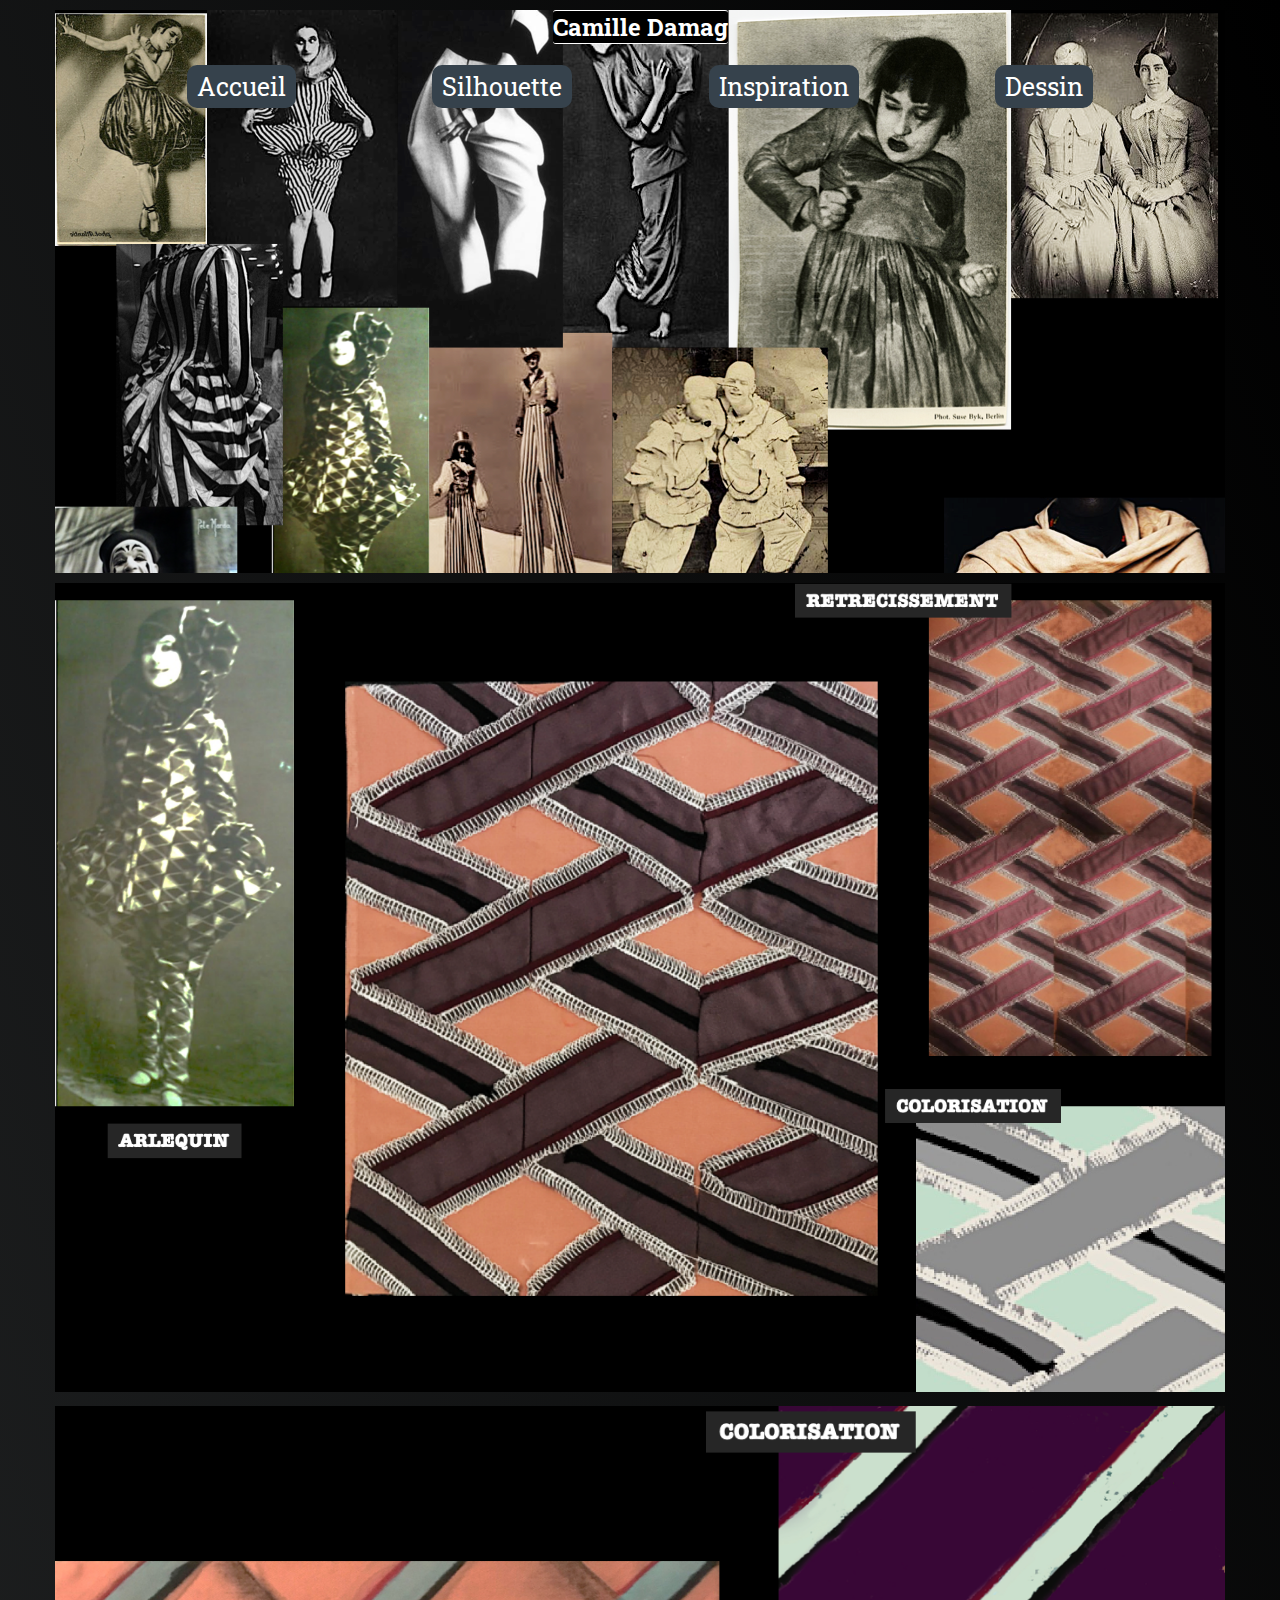
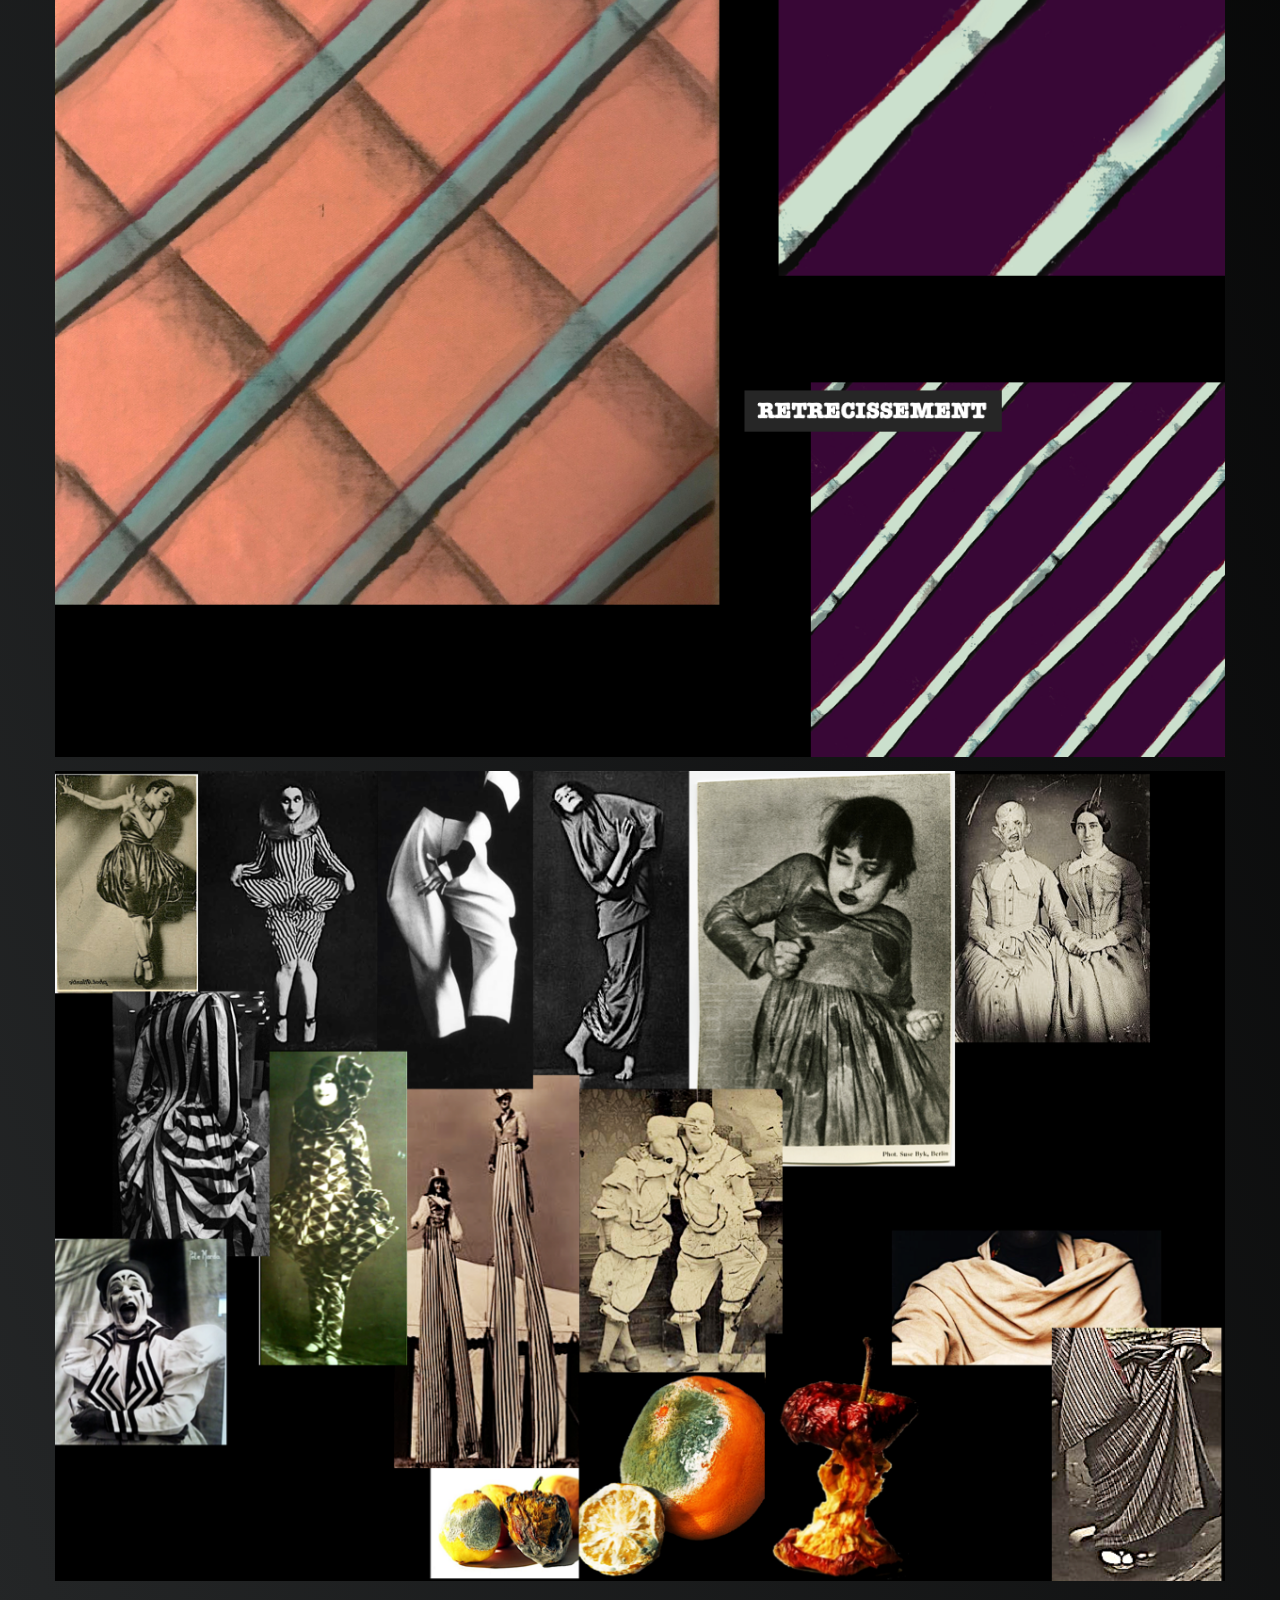
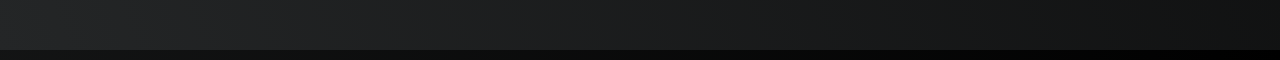
<file: inspiration.html>
<!DOCTYPE html>
<html lang="en">
  <head>
    <meta charset="UTF-8" />
    <meta name="viewport" content="width=device-width, initial-scale=1.0" />
    <title>Inspiration</title>
    <link
      href="https://fonts.googleapis.com/css2?family=Roboto+Slab&display=swap"
      rel="stylesheet"
    />
    <link
      href="https://fonts.googleapis.com/css2?family=Lora:ital@1&family=Roboto+Slab&display=swap"
      rel="stylesheet"
    />
    <link rel="stylesheet" href="style.css" />
  </head>

  <body>
    <header id="header_pages">
      <h2>Camille Damag</h2>
      <nav id="nav_other_pages">
        <ul>
          <li><a href="index.html">Accueil</a></li>
          <li><a href="silhouette.html">Silhouette</a></li>
          <li><a href="inspiration.html">Inspiration</a></li>
          <li><a href="dessin.html">Dessin</a></li>
        </ul>
      </nav>
    </header>

    <section id="inspiration">
      <img src="arlequin_retrecissement_colorisation.png" alt="arlequin" />
      <img src="colorisation_retrecissement.png" alt="colorisation_retrecissement" />
      <img src="collection_cirque.png" alt="collection_cirque" />
    </section>
  </body>
</html>
</file>
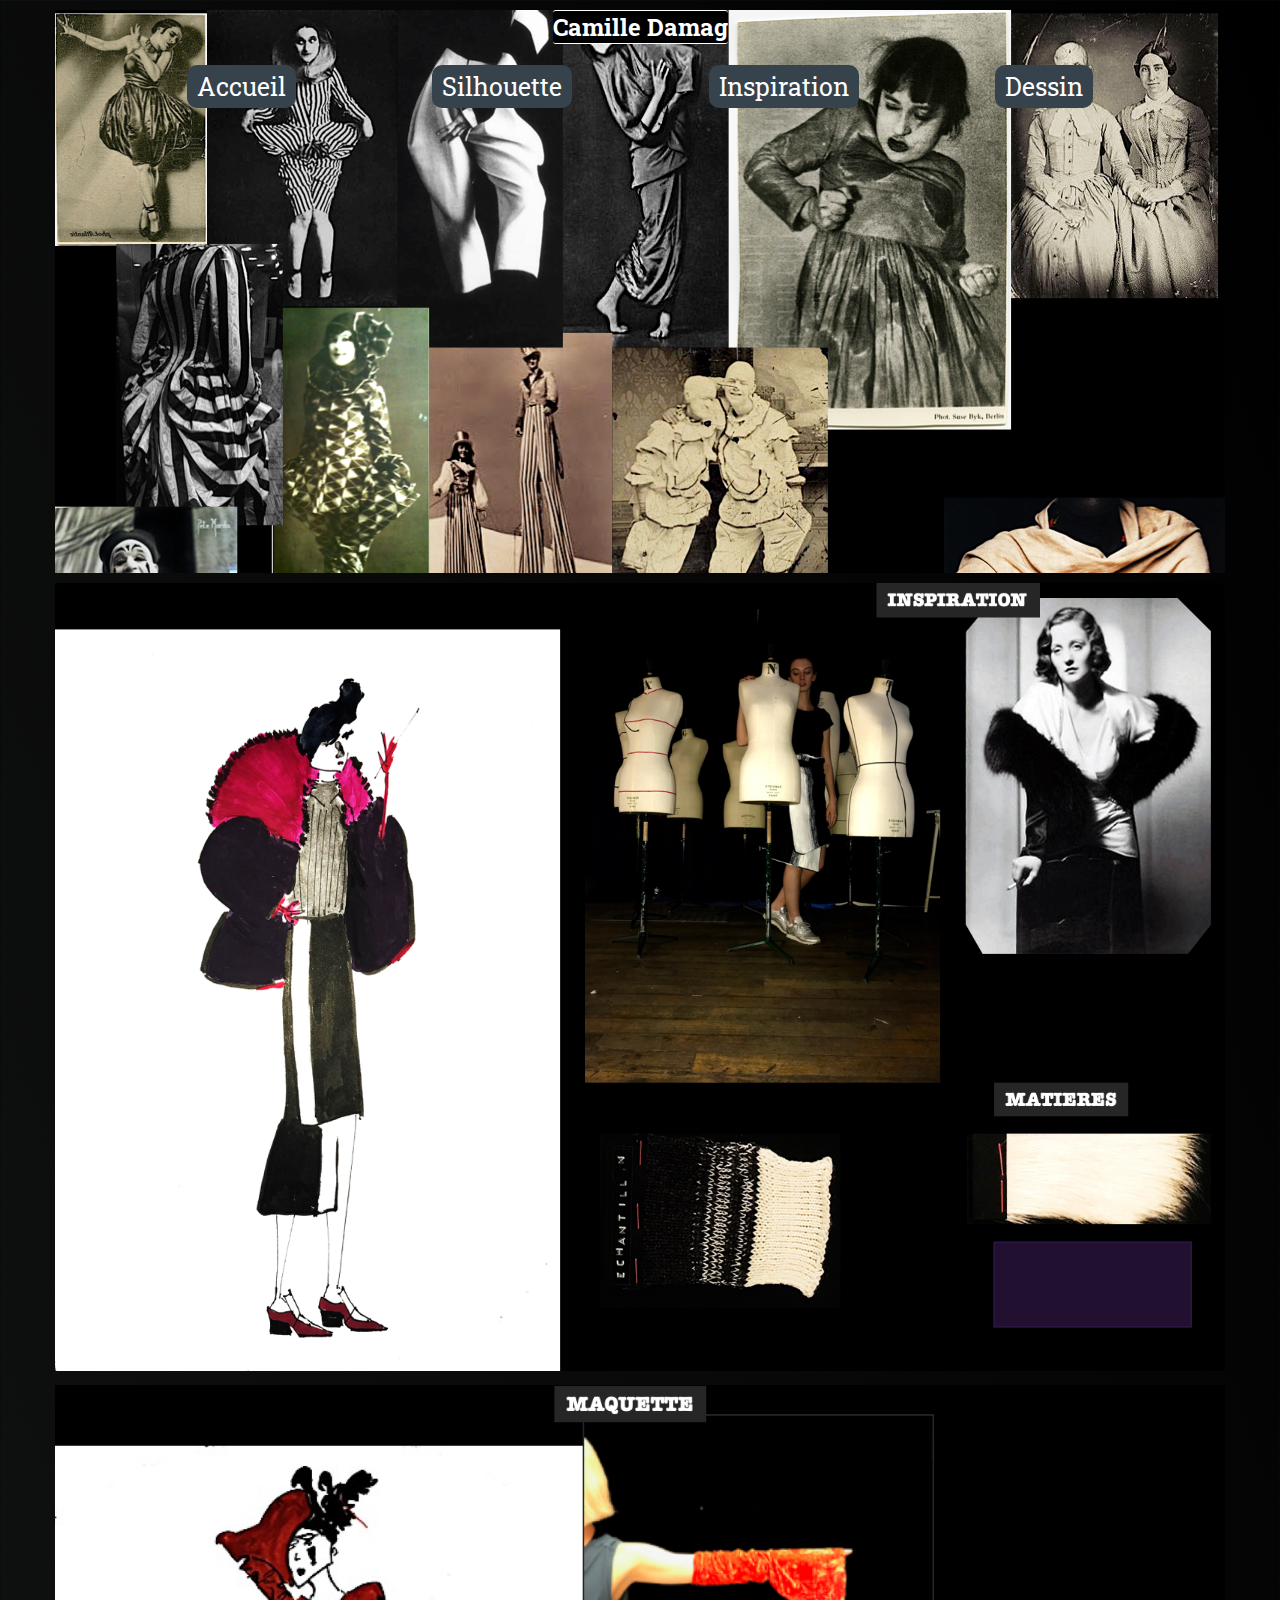
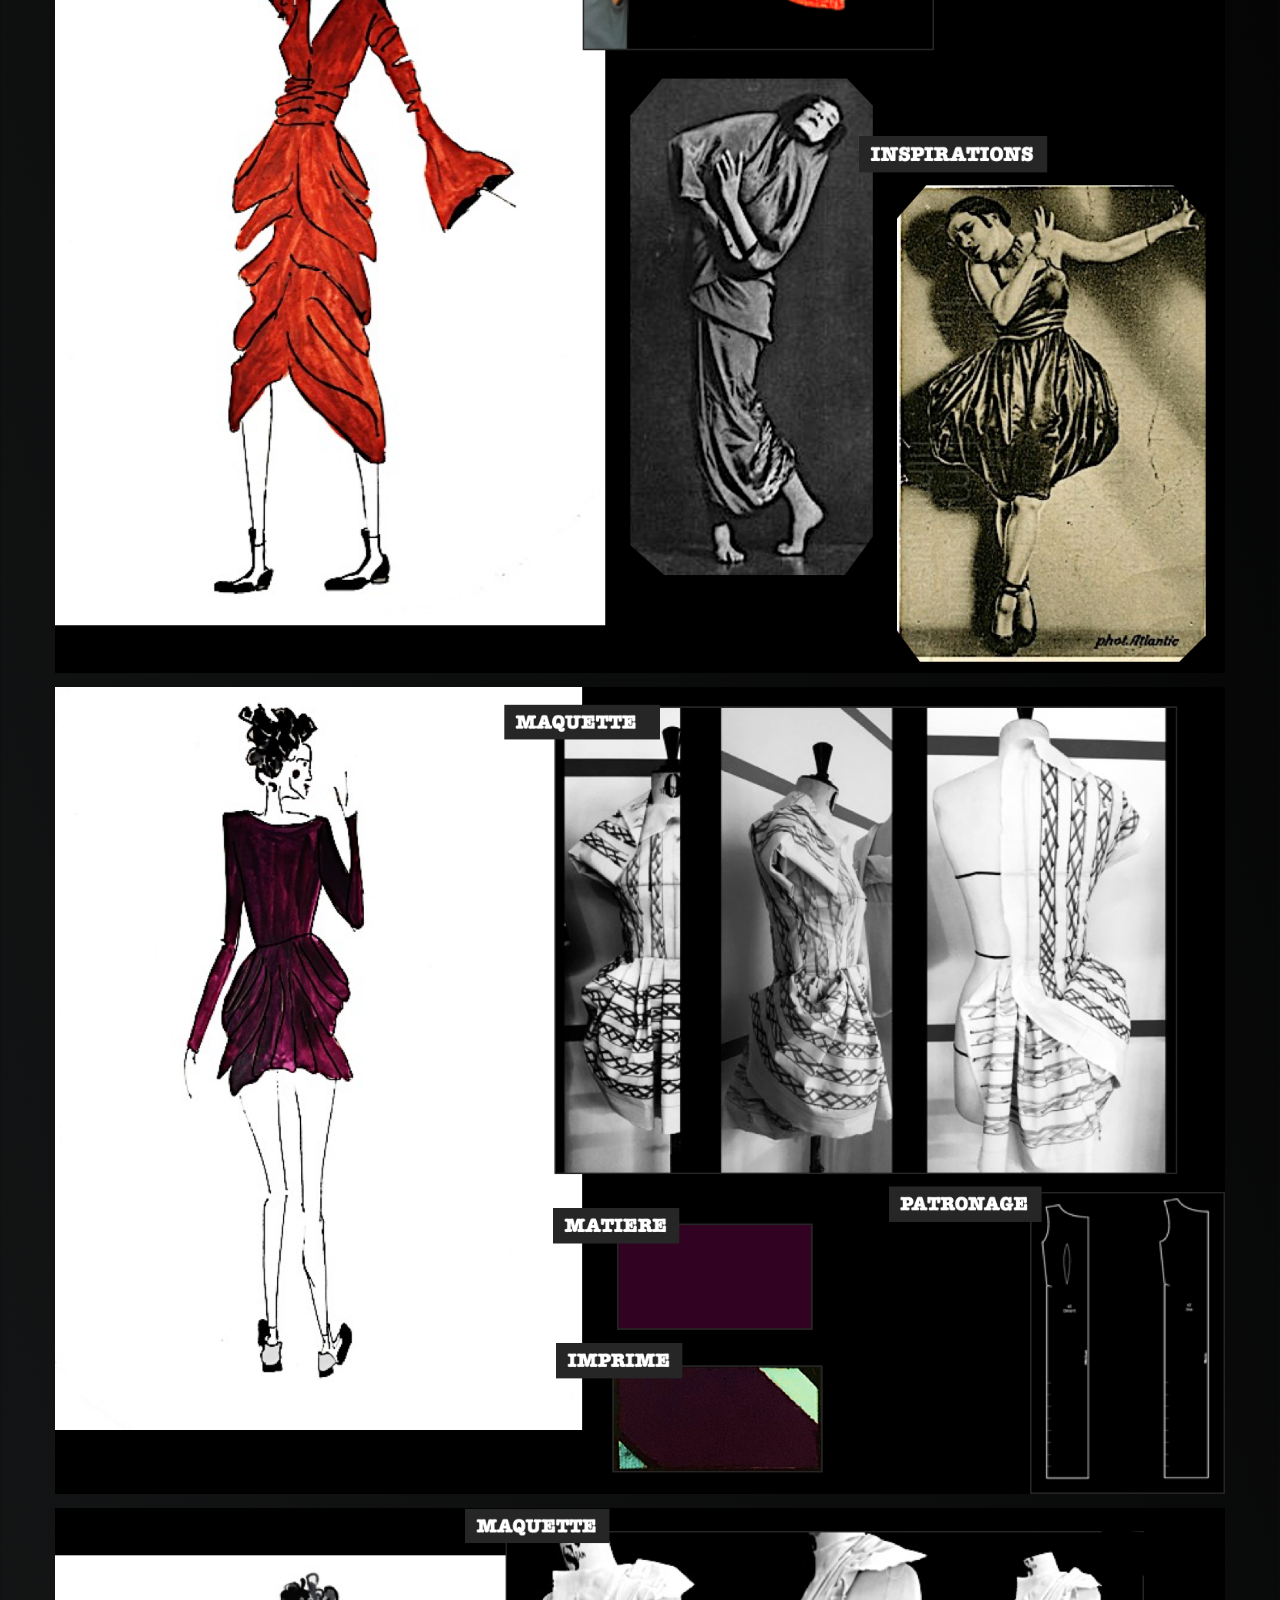
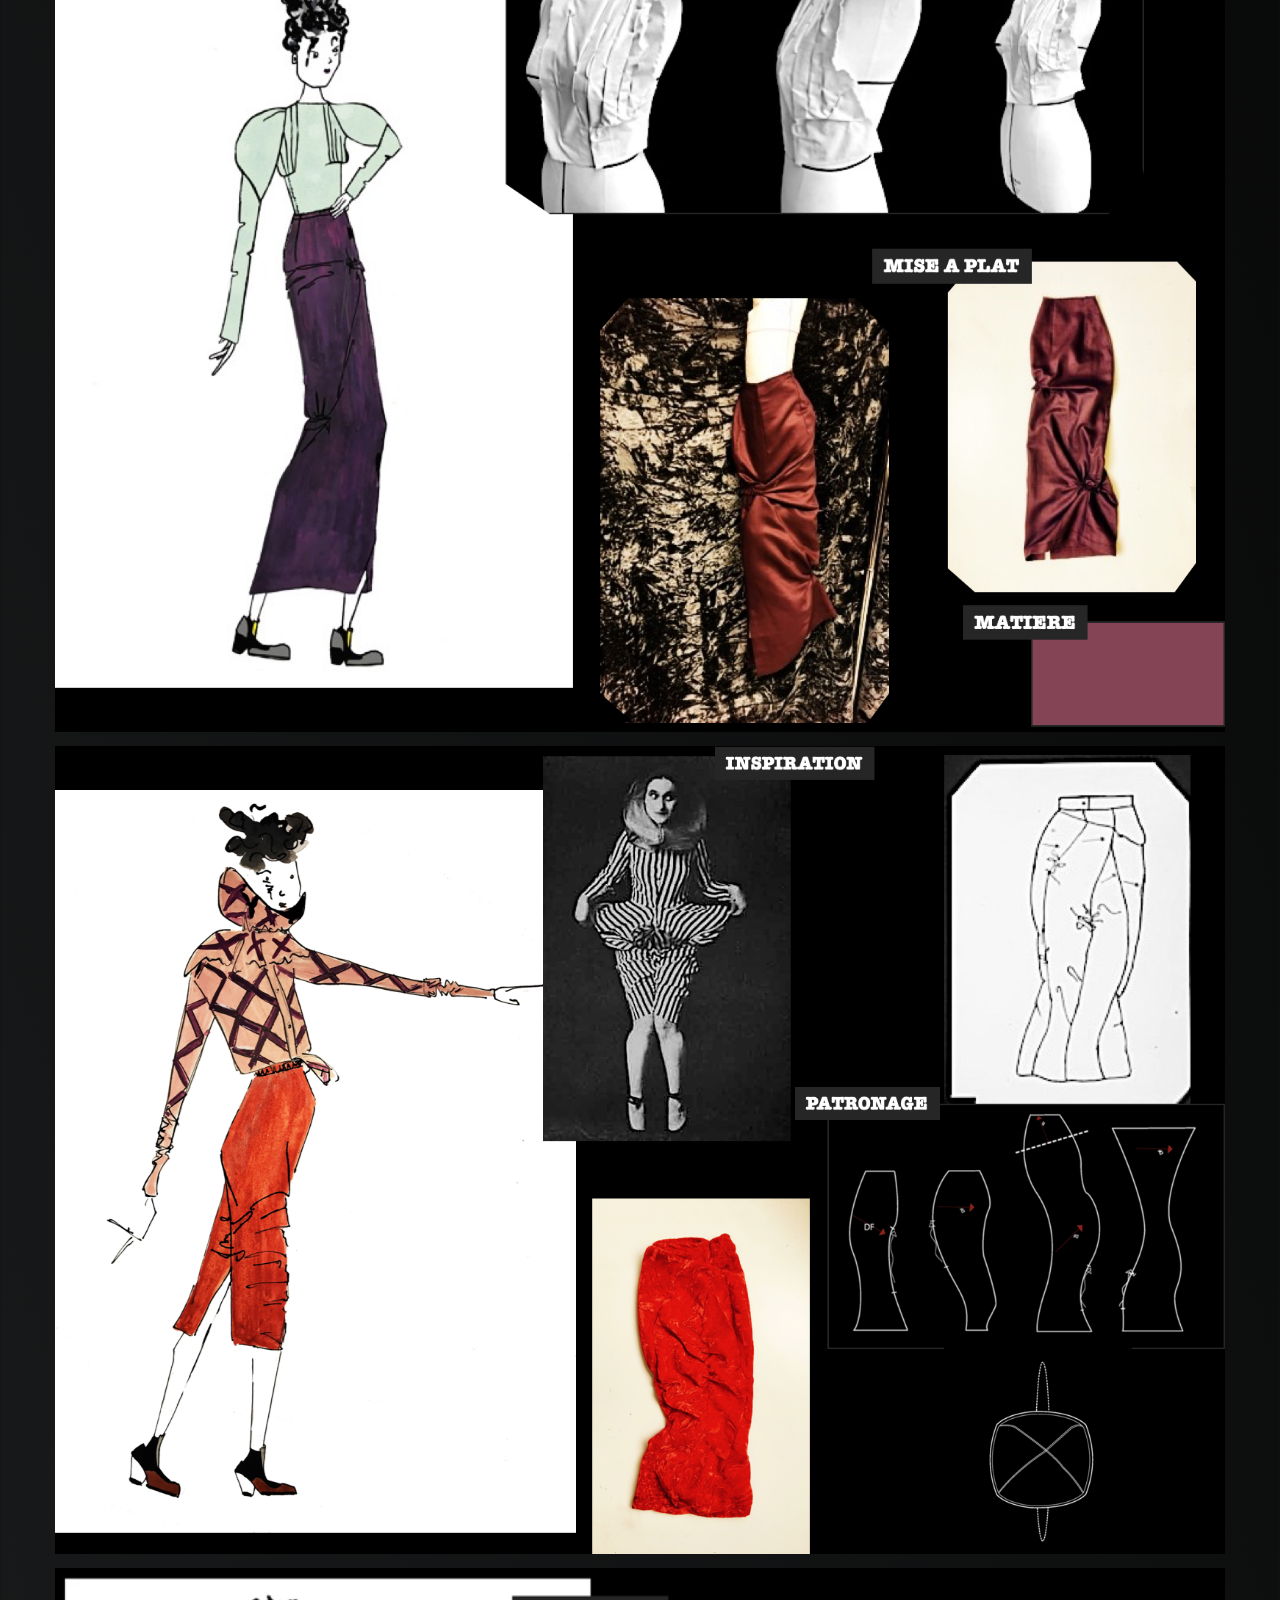
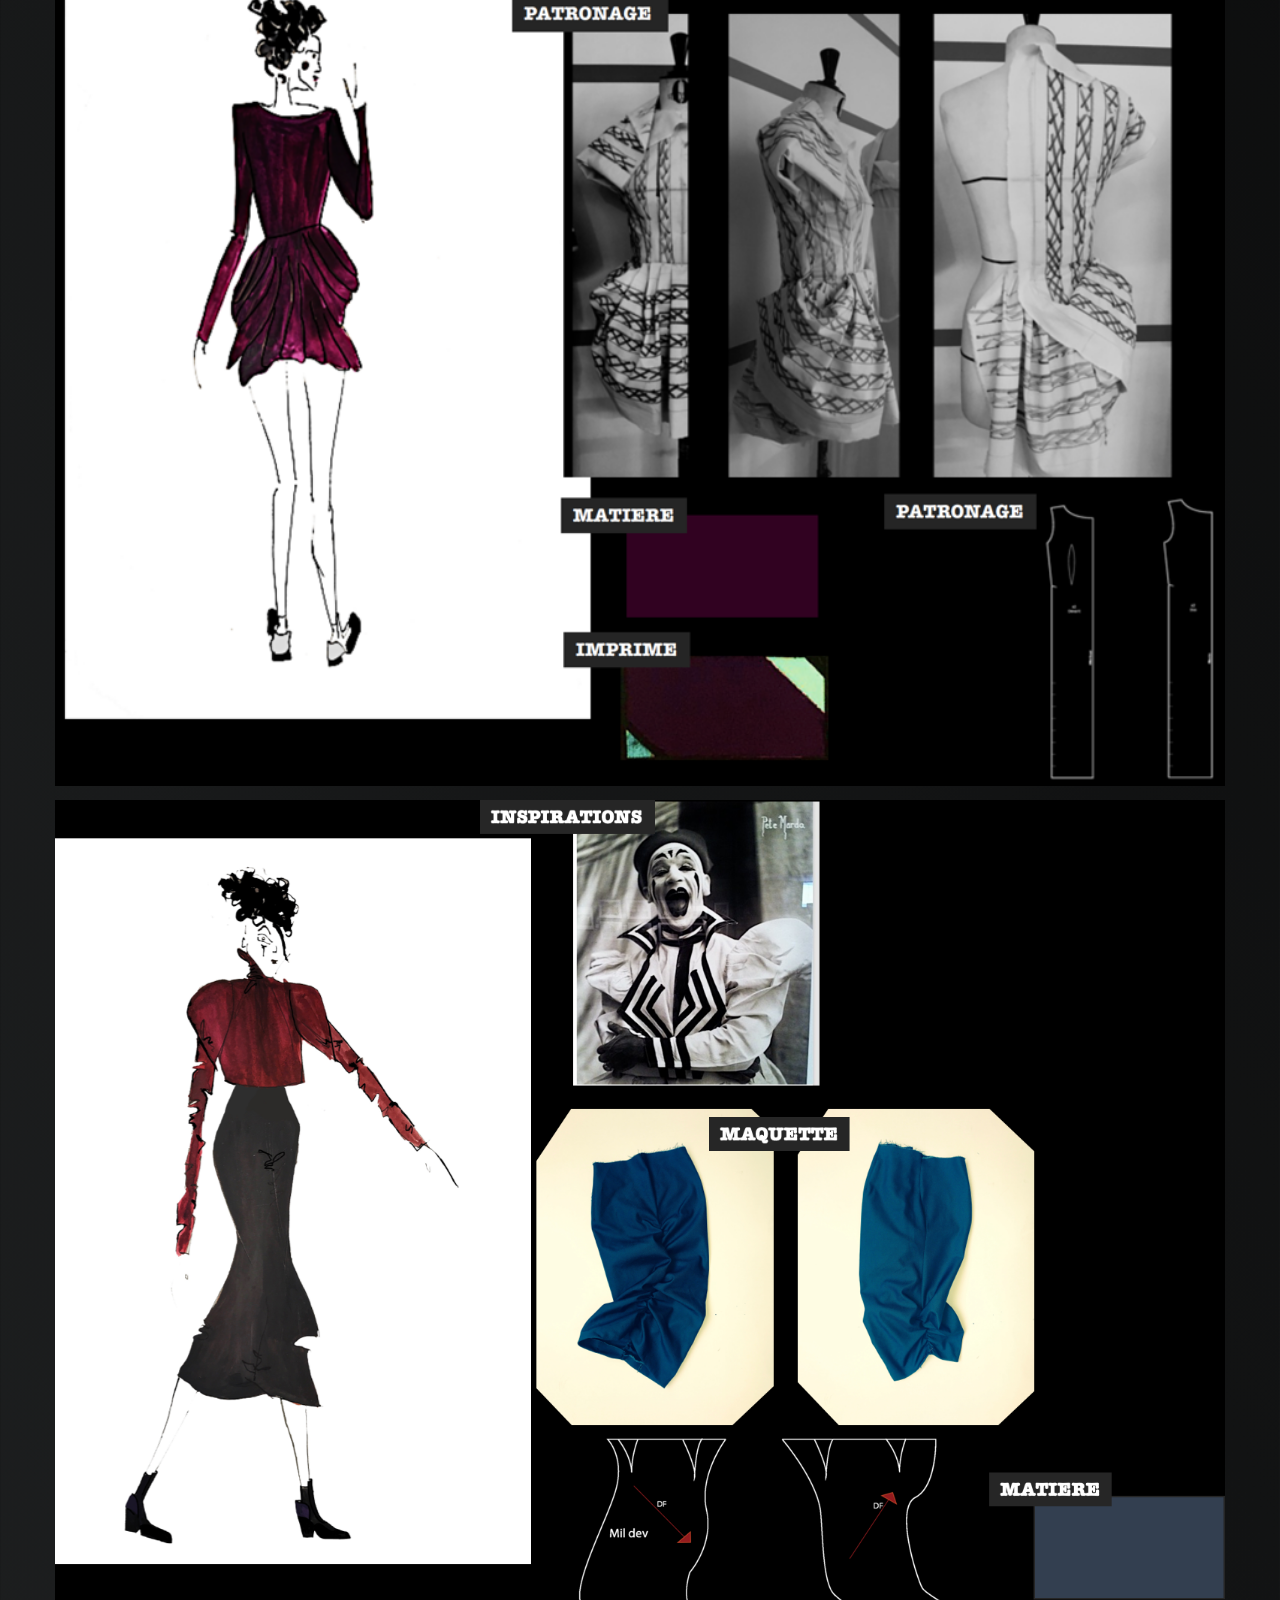
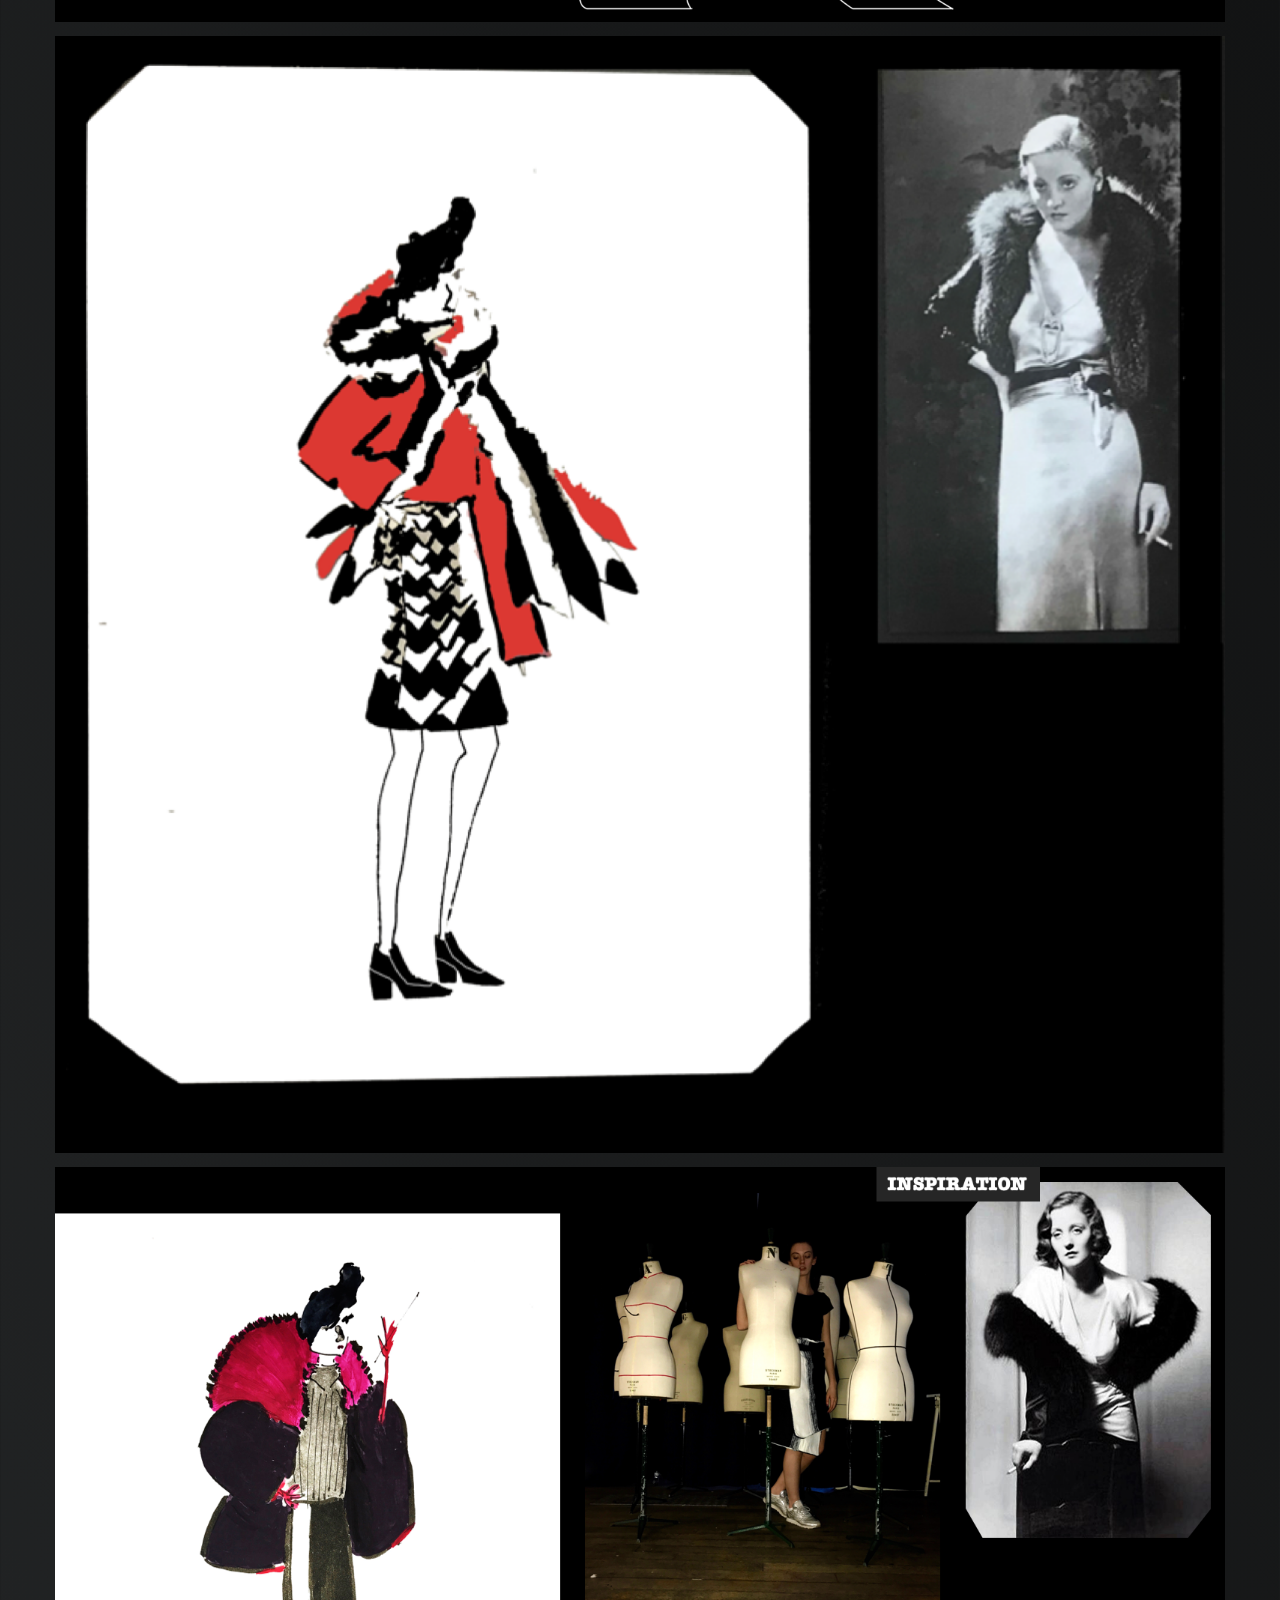
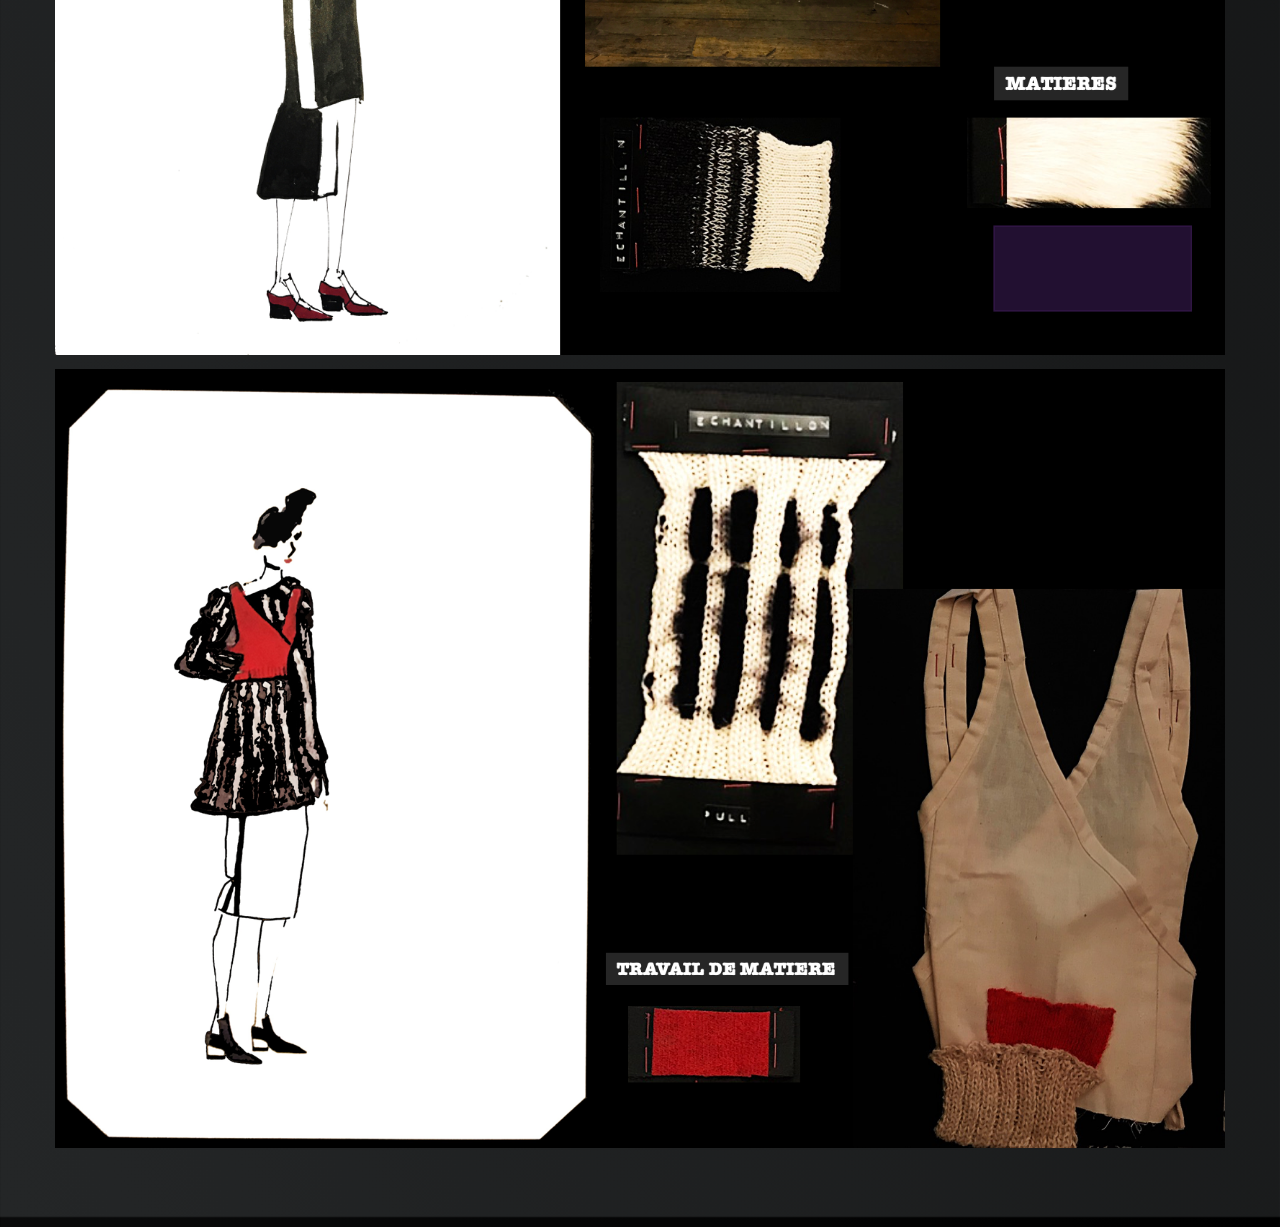
<file: silhouette.html>
<!DOCTYPE html>
<html lang="en">
  <head>
    <meta charset="UTF-8" />
    <meta name="viewport" content="width=device-width, initial-scale=1.0" />
    <title>Silhouette</title>
    <link
      href="https://fonts.googleapis.com/css2?family=Roboto+Slab&display=swap"
      rel="stylesheet"
    />
    <link
      href="https://fonts.googleapis.com/css2?family=Lora:ital@1&family=Roboto+Slab&display=swap"
      rel="stylesheet"
    />
    <link rel="stylesheet" href="style.css" />
  </head>

  <body>
    <header id="header_pages">
      <h2>Camille Damag</h2>
      <nav id="nav_other_pages">
        <ul>
          <li><a href="index.html">Accueil</a></li>
          <li><a href="silhouette.html">Silhouette</a></li>
          <li><a href="inspiration.html">Inspiration</a></li>
          <li><a href="dessin.html">Dessin</a></li>
        </ul>
      </nav>
    </header>
    <section id="book">
      <img src="silhouette1.png" alt="silhouette1" />
      <img src="maquette_inspirations.png" alt="maquette_inspirations" />
      <img src="maquette_matiere_patronage_imprime.png" alt="maquette_matiere" />
      <img src="maquette_miseAPlat_matiere.png" alt="maquette_miseAPlat_matiere" />
      <img src="patronage_inspirations.png" alt="patronage_inspirations" />
      <img src="patronage_matiere_imprimes.png" alt="patronage_matiere" />
      <img src="patronage_matiere_maquette.png" alt="patronage_matiere" />
      <img src="silhouette.png" alt="silhouette" />
      <img src="silhouette1.png" alt="silhouette1" />
      <img src="travail_de_matiere.png" alt="travail_de_matiere" />
    </section>
  </body>
</html>
</file>
<file: style.css>
* {
  box-sizing: border-box;
  margin-bottom: 10px;
  /*font-family: 'Roboto Slab', serif;*/
  font-family: "Lora", serif;
  font-family: "Roboto Slab", serif;
}

body {
  background: linear-gradient(70deg, #242627, black);
}

@media screen and (min-width: 900px) {
  body {
    margin: 55px;
    margin-top: 0;
  }
}

section {
  text-align: center;
}
/*
.##.....##.########....###....########..########.########.
.##.....##.##.........##.##...##.....##.##.......##.....##
.##.....##.##........##...##..##.....##.##.......##.....##
.#########.######...##.....##.##.....##.######...########.
.##.....##.##.......#########.##.....##.##.......##...##..
.##.....##.##.......##.....##.##.....##.##.......##....##.
.##.....##.########.##.....##.########..########.##.....##*/

h2 {
  width: fit-content;
  align-self: center;
  border-top: 1px solid white;
  border-bottom: 1px solid white;
  color: white;
  background-color: black;
  border-radius: 3px;
  margin: auto;
  margin-top: 10px;
}

h1 {
  margin: 50px 20px;
  text-shadow: 1px 7px 7px #0b101d;
  color: rgb(246, 247, 248);
}

#main_header {
  background-image: url(planche_de_recherches.png);
  background-size: cover;
  display: flex;
  flex-direction: column;
  text-align: center;
  background-attachment: fixed;
  color: rgb(5, 5, 5);
  position: relative;
}

#header_pages {
  background-image: url(collection_cirque.png);
  text-align: center;
}

li {
  list-style-type: none;
  width: fit-content;
  margin: 25px;
  background-color: #36424c;
  border-radius: 10px;
  padding: 5px 10px;
  font-size: 18px;
  position: sticky;
}

li:target {
  background-color: rgba(32, 12, 49, 0.932);
}

li:hover {
  background-color: rgba(32, 12, 49, 0.932);
}

.active {
  background-color: rgba(32, 12, 49, 0.932);
}

@media screen and (min-width: 900px) {
  li {
    margin: 30px;
  }

  header {
    padding-bottom: 50vh;
  }
}

li:first-child {
  top: 0;
}

li:nth-child(2) {
  top: 45px;
}

li:nth-child(3) {
  top: 90px;
}

li:last-child {
  top: 135px;
}

a {
  text-decoration: none;
  color: white;
  font-size: 25px;
}

#nav_other_pages li {
  margin: 5px;
}

ul {
  display: flex;
  width: 100%;
  /*justify-content: space-evenly;*/
  flex-direction: column;
  align-items: center;
  padding-left: 0px;
}

@media screen and (min-width: 900px) {
  ul {
    flex-direction: row;
    justify-content: space-evenly;
  }
}
/*
  
########  ########   #######  ########   #######   ######  
##     ## ##     ## ##     ## ##     ## ##     ## ##    ## 
##     ## ##     ## ##     ## ##     ## ##     ## ##       
########  ########  ##     ## ########  ##     ##  ######  
##        ##   ##   ##     ## ##        ##     ##       ## 
##        ##    ##  ##     ## ##        ##     ## ##    ## 
##        ##     ##  #######  ##         #######   ######  
*/
#photo_jupe {
  width: 50%;
}

@media screen and (min-width: 900px) {
  #photo_jupe {
    width: 20%;
  }
}

h3 {
  color: white;
  margin-bottom: 30px;
  margin-top: 40px;
  text-align: left;
}

#a_propos p {
  text-align: justify;
  margin-bottom: 90px;
  color: white;
}

@media screen and (min-width: 900px) {
  #a_propos {
    display: flex;
    align-items: center;
  }

  #photo_jupe {
    width: 30%;
  }
}

.next_part {
  background: #ad2a0e;
  width: px;
}

/*

########  #######   #######  ######## ######## ########  
##       ##     ## ##     ##    ##    ##       ##     ## 
##       ##     ## ##     ##    ##    ##       ##     ## 
######   ##     ## ##     ##    ##    ######   ########  
##       ##     ## ##     ##    ##    ##       ##   ##   
##       ##     ## ##     ##    ##    ##       ##    ##  
##        #######   #######     ##    ######## ##     ## 
*/

.logo_image {
  width: 30px;
  margin: 2px;
  border-radius: 5px;
}

form div {
  display: flex;
  flex-direction: column;
}

form div label {
  margin-top: 25px;
  color: white;
}

form div input {
  width: 50%;
  margin-bottom: 2px;
  border-radius: 5px;
}

#links {
  display: flex;
  flex-direction: column;
  align-items: center;
}

#links div {
  display: flex;
  justify-content: center;
  margin-top: 40px;
}

button {
  width: 40%;
  border-radius: 5px;
  background-color: #36424c;
  color: white;
  margin-top: 10px;
  padding: 20px;
}

textarea {
  margin-bottom: 35px;
  background-color: #36424c;
  color: white;
  padding: 0;
}

input {
  color: white;
  background-color: #36424c;
}
@media screen and (min-width: 900px) {
  textarea {
    width: 50%;
  }
  form {
  }
}

/*
 #######  ######## ##     ## ######## ########  
##     ##    ##    ##     ## ##       ##     ## 
##     ##    ##    ##     ## ##       ##     ## 
##     ##    ##    ######### ######   ########  
##     ##    ##    ##     ## ##       ##   ##   
##     ##    ##    ##     ## ##       ##    ##  
 #######     ##    ##     ## ######## ##     ## 
*/

#book,
#inspiration,
#dessin {
  position: relative;
}

#book img,
#inspiration img,
#dessin img {
  width: 100%;
}

@media screen and (min-width: 900px) {
  #book img,
  #inspiration img,
  #dessin img {
    position: sticky;
    top: 0;
    background: black;
  }
}
</file>
